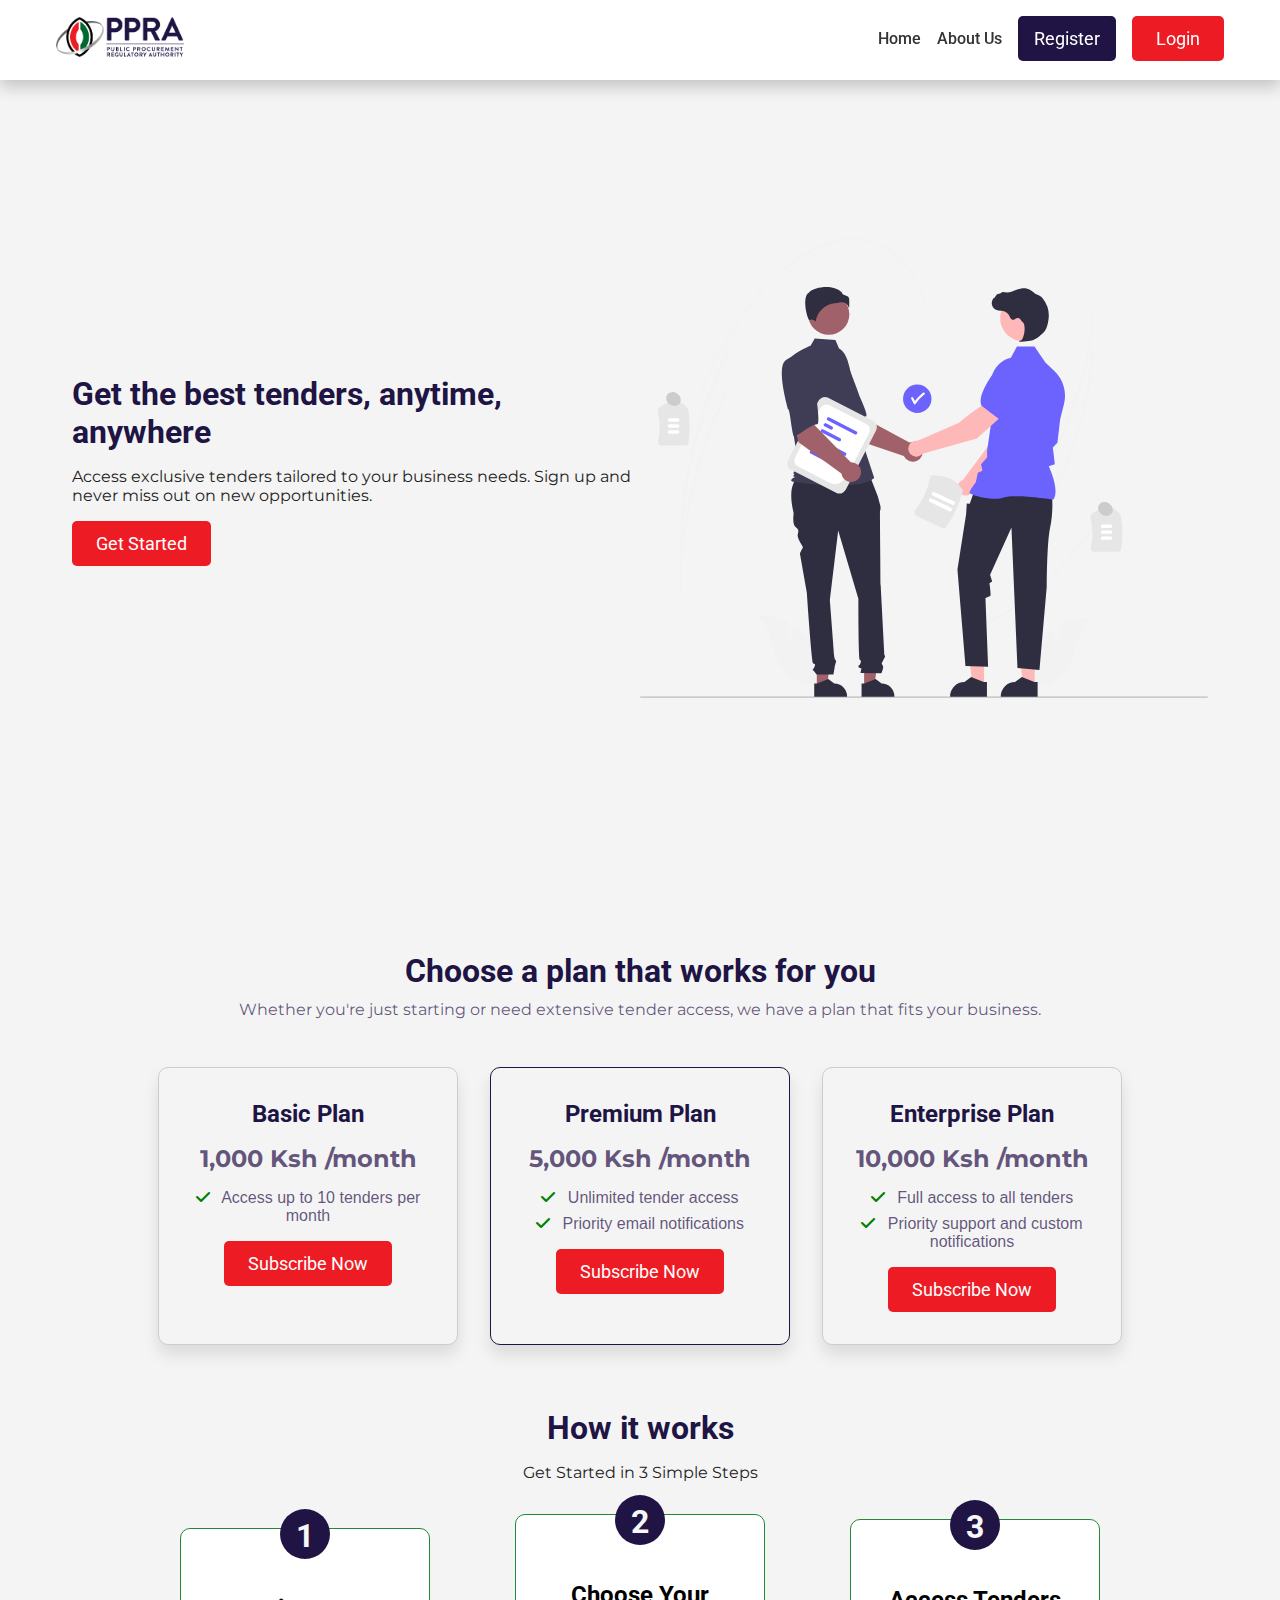
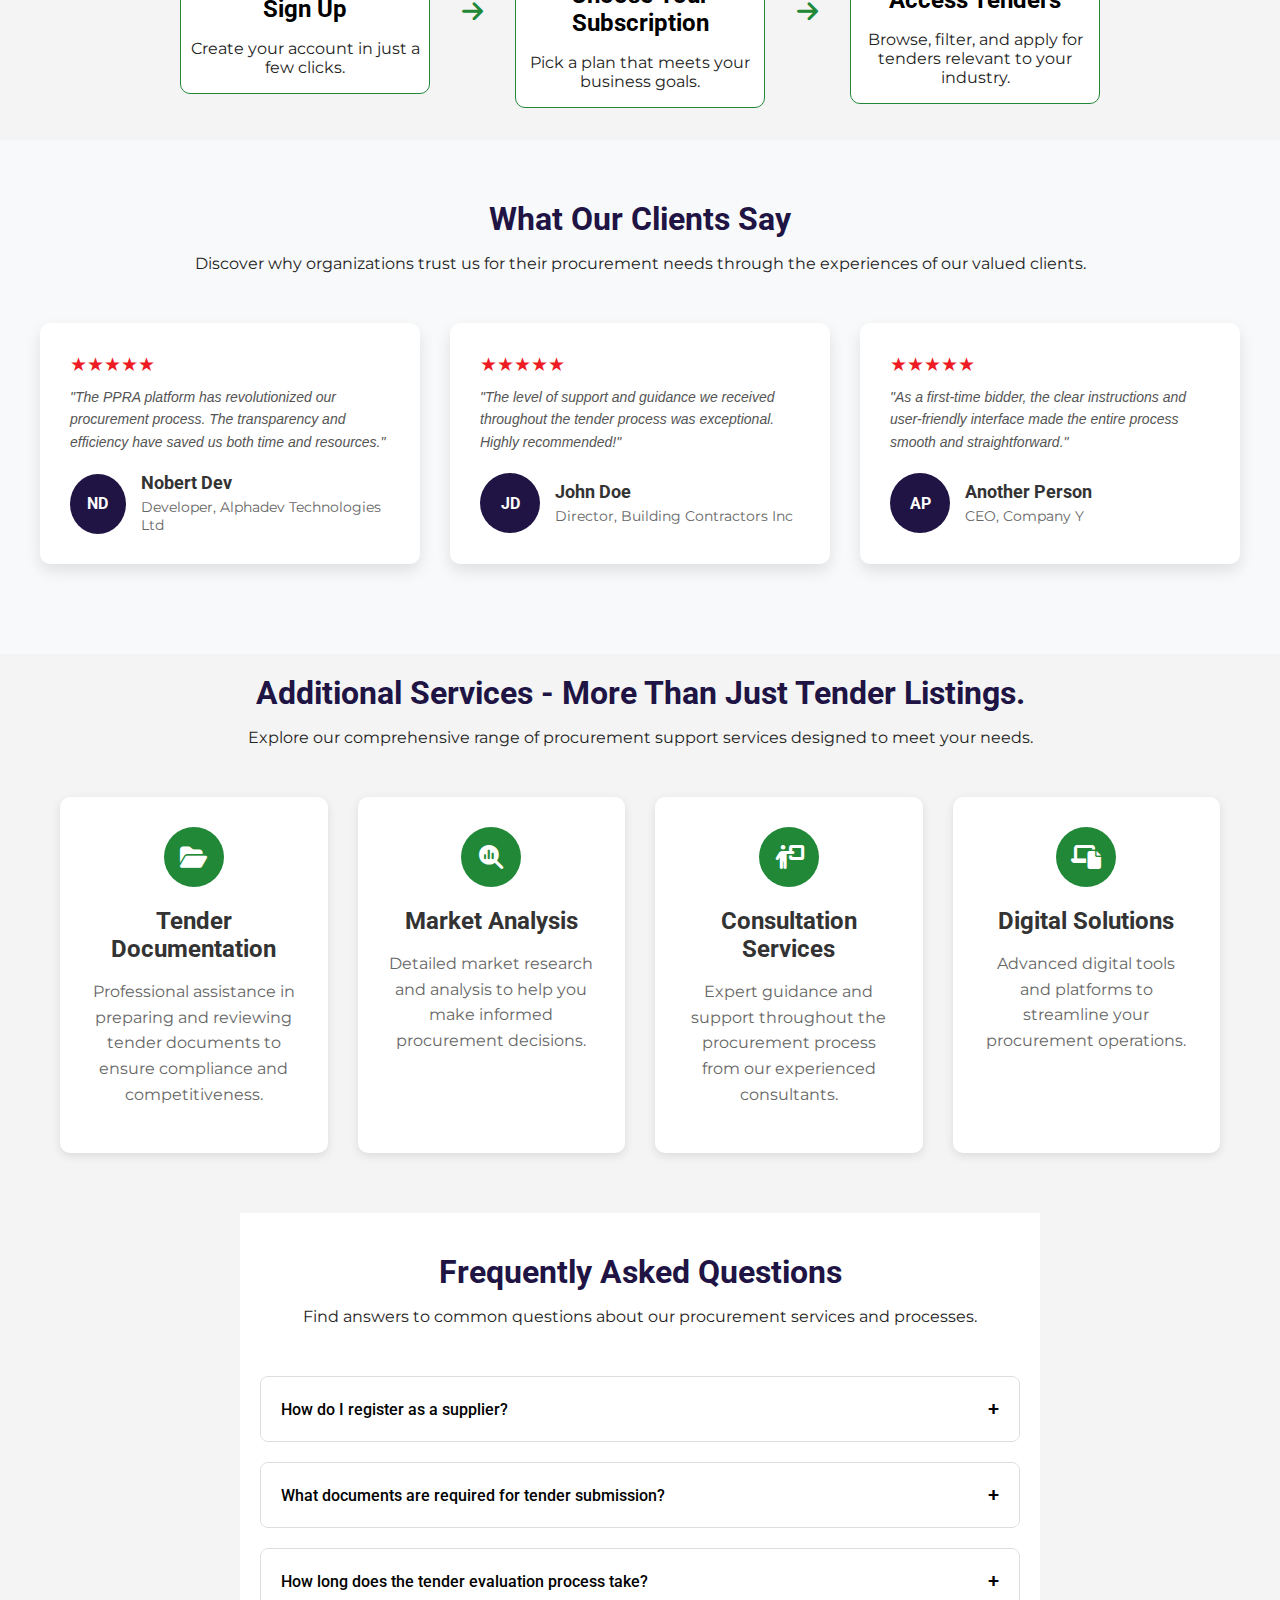
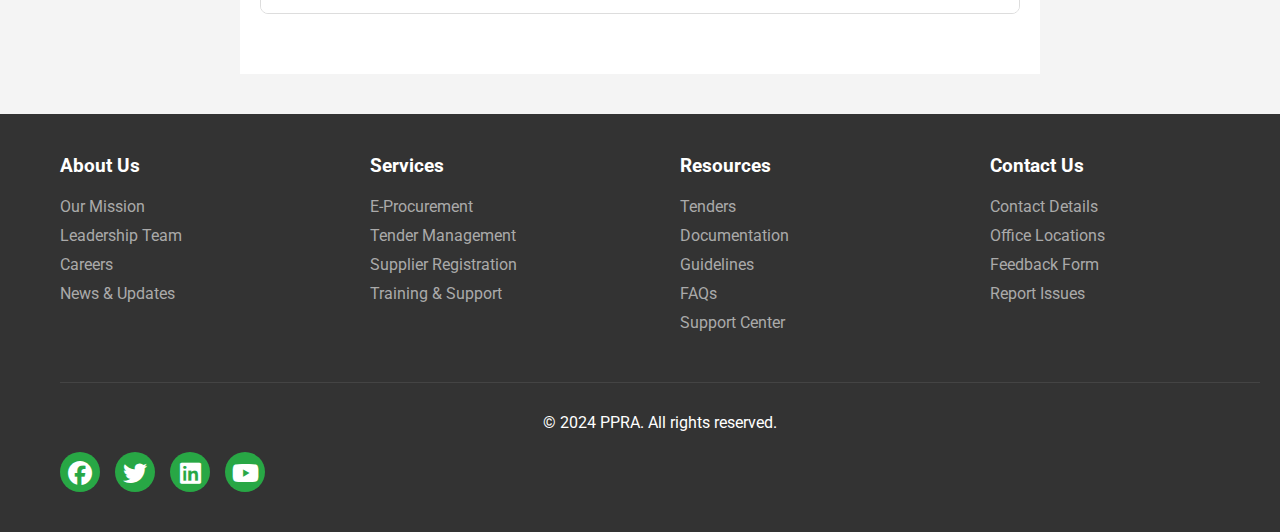
<file: index.html>
<!DOCTYPE html>
<html lang="en">
  <head>
    <meta charset="UTF-8" />
    <meta name="viewport" content="width=device-width, initial-scale=1.0" />
    <title>PPRA - Public Procurement Regulatory Authority</title>
    <!-- Add Font Awesome CSS -->
    <link
      rel="stylesheet"
      href="https://cdnjs.cloudflare.com/ajax/libs/font-awesome/6.4.0/css/all.min.css"
    />
    <link rel="stylesheet" href="style.css" />
  </head>
  <body class="home-page">
    <header>
      <nav>
        <div class="logo">
          <a href="#">
            <img src="./Assets/logo.png" alt="PPRA Logo" />
          </a>
        </div>
        <div class="nav-links">
          <a class="nav-items" href="#">Home</a>
          <a class="nav-items" href="about.html"> About Us</a>
          <button class="btn btn-secondary">
            <a href="register.html">Register</a>
          </button>
          <button class="btn btn-primary">
            <a href="login.html">Login</a>
          </button>
        </div>
        <div class="hamburger">
          <i class="fas fa-bars"></i>
        </div>
      </nav>
    </header>
    <main>
      <section class="hero">
        <div class="hero-content">
          <h1 class="title">Get the best tenders, anytime, anywhere</h1>
          <p class="description">
            Access exclusive tenders tailored to your business needs. Sign up
            and never miss out on new opportunities.
          </p>
          <button class="btn btn-primary">
            <a href="register.html">Get Started</a>
          </button>
        </div>
        <div class="hero-image">
          <img
            src="./Assets/Business deal.svg"
            alt="Business people shaking hands"
          />
        </div>
      </section>

      <section class="plans">
        <h2 class="title">Choose a plan that works for you</h2>
        <p class="description">
          Whether you're just starting or need extensive tender access, we have
          a plan that fits your business.
        </p>
        <div class="plan-cards">
          <div class="plan-card">
            <h3 class="sub-title">Basic Plan</h3>
            <p class="price">1,000 Ksh /month</p>
            <ul class="plancard-list">
              <li>
                <i class="fas fa-check check-icon"></i> Access up to 10 tenders
                per month
              </li>
            </ul>
            <a href="#" class="btn-primary">Subscribe Now</a>
          </div>
          <div class="plan-card plan-card-special">
            <h3 class="sub-title">Premium Plan</h3>
            <p class="price">5,000 Ksh /month</p>
            <ul class="plancard-list">
              <li>
                <i class="fas fa-check check-icon"></i> Unlimited tender access
              </li>
              <li>
                <i class="fas fa-check check-icon"></i> Priority email
                notifications
              </li>
            </ul>
            <a href="#" class="btn-primary">Subscribe Now</a>
          </div>
          <div class="plan-card">
            <h3 class="sub-title">Enterprise Plan</h3>
            <p class="price">10,000 Ksh /month</p>
            <ul class="plancard-list">
              <li>
                <i class="fas fa-check check-icon"></i> Full access to all
                tenders
              </li>
              <li>
                <i class="fas fa-check check-icon"></i> Priority support and
                custom notifications
              </li>
            </ul>
            <a href="#" class="btn-primary">Subscribe Now</a>
          </div>
        </div>
      </section>

      <section class="how-it-works">
        <h2 class="title">How it works</h2>
        <p class="description">Get Started in 3 Simple Steps</p>
        <div class="steps">
          <div class="step">
            <div class="step-number">1</div>
            <h3 class="sub-title">Sign Up</h3>
            <p class="description">Create your account in just a few clicks.</p>
          </div>
          <i class="fa-solid fa-arrow-right next-icon"></i>
          <div class="step">
            <div class="step-number">2</div>
            <h3 class="sub-title">Choose Your Subscription</h3>
            <p class="description">
              Pick a plan that meets your business goals.
            </p>
          </div>
          <i class="fa-solid fa-arrow-right next-icon"></i>
          <div class="step">
            <div class="step-number">3</div>
            <h3 class="sub-title">Access Tenders</h3>
            <p class="description">
              Browse, filter, and apply for tenders relevant to your industry.
            </p>
          </div>
        </div>
      </section>

      <!-- TESTIMONIALS SECTION -->
      <section class="testimonials-section">
        <div class="testimonials-container">
          <div class="testimonials-header">
            <h2 class="title">What Our Clients Say</h2>
            <p class="description">
              Discover why organizations trust us for their procurement needs
              through the experiences of our valued clients.
            </p>
          </div>

          <div class="testimonials-grid">
            <!-- Testimonial 1 -->
            <div class="testimonial-card">
              <div class="testimonial-rating">★★★★★</div>
              <div class="testimonial-content">
                <p>
                  "The PPRA platform has revolutionized our procurement process.
                  The transparency and efficiency have saved us both time and
                  resources."
                </p>
              </div>
              <div class="testimonial-author">
                <div class="author-image">ND</div>
                <div class="author-info">
                  <h4 class="sub-title">Nobert Dev</h4>
                  <p class="description">
                    Developer, Alphadev Technologies Ltd
                  </p>
                </div>
              </div>
            </div>

            <!-- Testimonial 2 -->
            <div class="testimonial-card">
              <div class="testimonial-rating">★★★★★</div>
              <div class="testimonial-content">
                <p>
                  "The level of support and guidance we received throughout the
                  tender process was exceptional. Highly recommended!"
                </p>
              </div>
              <div class="testimonial-author">
                <div class="author-image">JD</div>
                <div class="author-info">
                  <h4 class="sub-title">John Doe</h4>
                  <p class="description">Director, Building Contractors Inc</p>
                </div>
              </div>
            </div>

            <!-- Testimonial 3 -->
            <div class="testimonial-card">
              <div class="testimonial-rating">★★★★★</div>
              <div class="testimonial-content">
                <p>
                  "As a first-time bidder, the clear instructions and
                  user-friendly interface made the entire process smooth and
                  straightforward."
                </p>
              </div>
              <div class="testimonial-author">
                <div class="author-image">AP</div>
                <div class="author-info">
                  <h4 class="sub-title">Another Person</h4>
                  <p class="description">CEO, Company Y</p>
                </div>
              </div>
            </div>
          </div>
        </div>
      </section>

      <!-- Additional Services Section -->
      <section class="services-section">
        <div class="section-header">
          <h2 class="title">
            Additional Services - More Than Just Tender Listings.
          </h2>
          <p class="description">
            Explore our comprehensive range of procurement support services
            designed to meet your needs.
          </p>
        </div>

        <div class="services-grid">
          <div class="service-card">
            <i class="fa-solid fa-folder-open fa-2xl service-icon"></i>
            <h3 class="sub-title">Tender Documentation</h3>
            <p class="description">
              Professional assistance in preparing and reviewing tender
              documents to ensure compliance and competitiveness.
            </p>
          </div>

          <div class="service-card">
            <i
              class="fa-solid fa-magnifying-glass-chart fa-2xl service-icon"
            ></i>
            <h3 class="sub-title">Market Analysis</h3>
            <p class="description">
              Detailed market research and analysis to help you make informed
              procurement decisions.
            </p>
          </div>

          <div class="service-card">
            <i class="fa-solid fa-person-chalkboard fa-2xl service-icon"></i>
            <h3 class="sub-title">Consultation Services</h3>
            <p class="description">
              Expert guidance and support throughout the procurement process
              from our experienced consultants.
            </p>
          </div>

          <div class="service-card">
            <i class="fa-solid fa-laptop-file fa-2xl service-icon"></i>
            <h3 class="sub-title">Digital Solutions</h3>
            <p class="description">
              Advanced digital tools and platforms to streamline your
              procurement operations.
            </p>
          </div>
        </div>
      </section>

      <!-- FAQ Section -->
      <section class="faq-section">
        <div class="section-header">
          <h2 class="title">Frequently Asked Questions</h2>
          <p class="description">
            Find answers to common questions about our procurement services and
            processes.
          </p>
        </div>

        <div class="faq-container">
          <div class="faq-item">
            <div class="faq-question">How do I register as a supplier?</div>
            <div class="faq-answer">
              <p>
                To register as a supplier, visit our registration page and
                follow these steps:
              </p>
              <ul>
                <li>Complete the online registration form</li>
                <li>Submit required documentation</li>
                <li>Verify your email address</li>
                <li>Wait for approval notification</li>
              </ul>
            </div>
          </div>

          <div class="faq-item">
            <div class="faq-question">
              What documents are required for tender submission?
            </div>
            <div class="faq-answer">
              <p>Required documents typically include:</p>
              <ul>
                <li>Company registration certificate</li>
                <li>Tax compliance certificate</li>
                <li>Financial statements</li>
                <li>Technical proposal</li>
                <li>Price quotation</li>
              </ul>
            </div>
          </div>

          <div class="faq-item">
            <div class="faq-question">
              How long does the tender evaluation process take?
            </div>
            <div class="faq-answer">
              <p>
                The tender evaluation process typically takes 30-45 days from
                the bid closing date. This timeline may vary depending on the
                complexity of the tender and the number of submissions received.
              </p>
            </div>
          </div>
        </div>
      </section>

      <!-- Footer Section -->
      <footer class="footer">
        <div class="footer-container">
          <div class="footer-grid">
            <div class="footer-column">
              <h3 class="sub-title">About Us</h3>
              <ul>
                <li><a href="#">Our Mission</a></li>
                <li><a href="#">Leadership Team</a></li>
                <li><a href="#">Careers</a></li>
                <li><a href="#">News & Updates</a></li>
              </ul>
            </div>

            <div class="footer-column">
              <h3 class="sub-title">Services</h3>
              <ul>
                <li><a href="#">E-Procurement</a></li>
                <li><a href="#">Tender Management</a></li>
                <li><a href="#">Supplier Registration</a></li>
                <li><a href="#">Training & Support</a></li>
              </ul>
            </div>

            <div class="footer-column">
              <h3 class="sub-title">Resources</h3>
              <ul>
                <li><a href="tenders.html">Tenders</a></li>
                <li><a href="#">Documentation</a></li>
                <li><a href="#">Guidelines</a></li>
                <li><a href="#">FAQs</a></li>
                <li><a href="#">Support Center</a></li>
              </ul>
            </div>

            <div class="footer-column">
              <h3 class="sub-title">Contact Us</h3>
              <ul>
                <li><a href="#">Contact Details</a></li>
                <li><a href="#">Office Locations</a></li>
                <li><a href="#">Feedback Form</a></li>
                <li><a href="#">Report Issues</a></li>
              </ul>
            </div>
          </div>

          <div class="footer-bottom">
            <p class="copyright">&copy; 2024 PPRA. All rights reserved.</p>
            <div class="social-links">
              <a href="#" aria-label="Facebook"
                ><i class="fa-brands fa-facebook fa-xl"></i
              ></a>
              <a href="#" aria-label="Twitter"
                ><i class="fa-brands fa-twitter fa-xl"></i
              ></a>
              <a href="#" aria-label="LinkedIn"
                ><i class="fa-brands fa-linkedin fa-xl"></i
              ></a>
              <a href="#" aria-label="YouTube"
                ><i class="fa-brands fa-youtube fa-xl"></i
              ></a>
            </div>
          </div>
        </div>
      </footer>
    </main>

    <script>
      const hamburger = document.querySelector(".hamburger");
      const navLinks = document.querySelector(".nav-links");

      hamburger.addEventListener("click", () => {
        navLinks.classList.toggle("active");
      });
    </script>
    <script src="./js/faq.js"></script>
  </body>
</html>
</file>
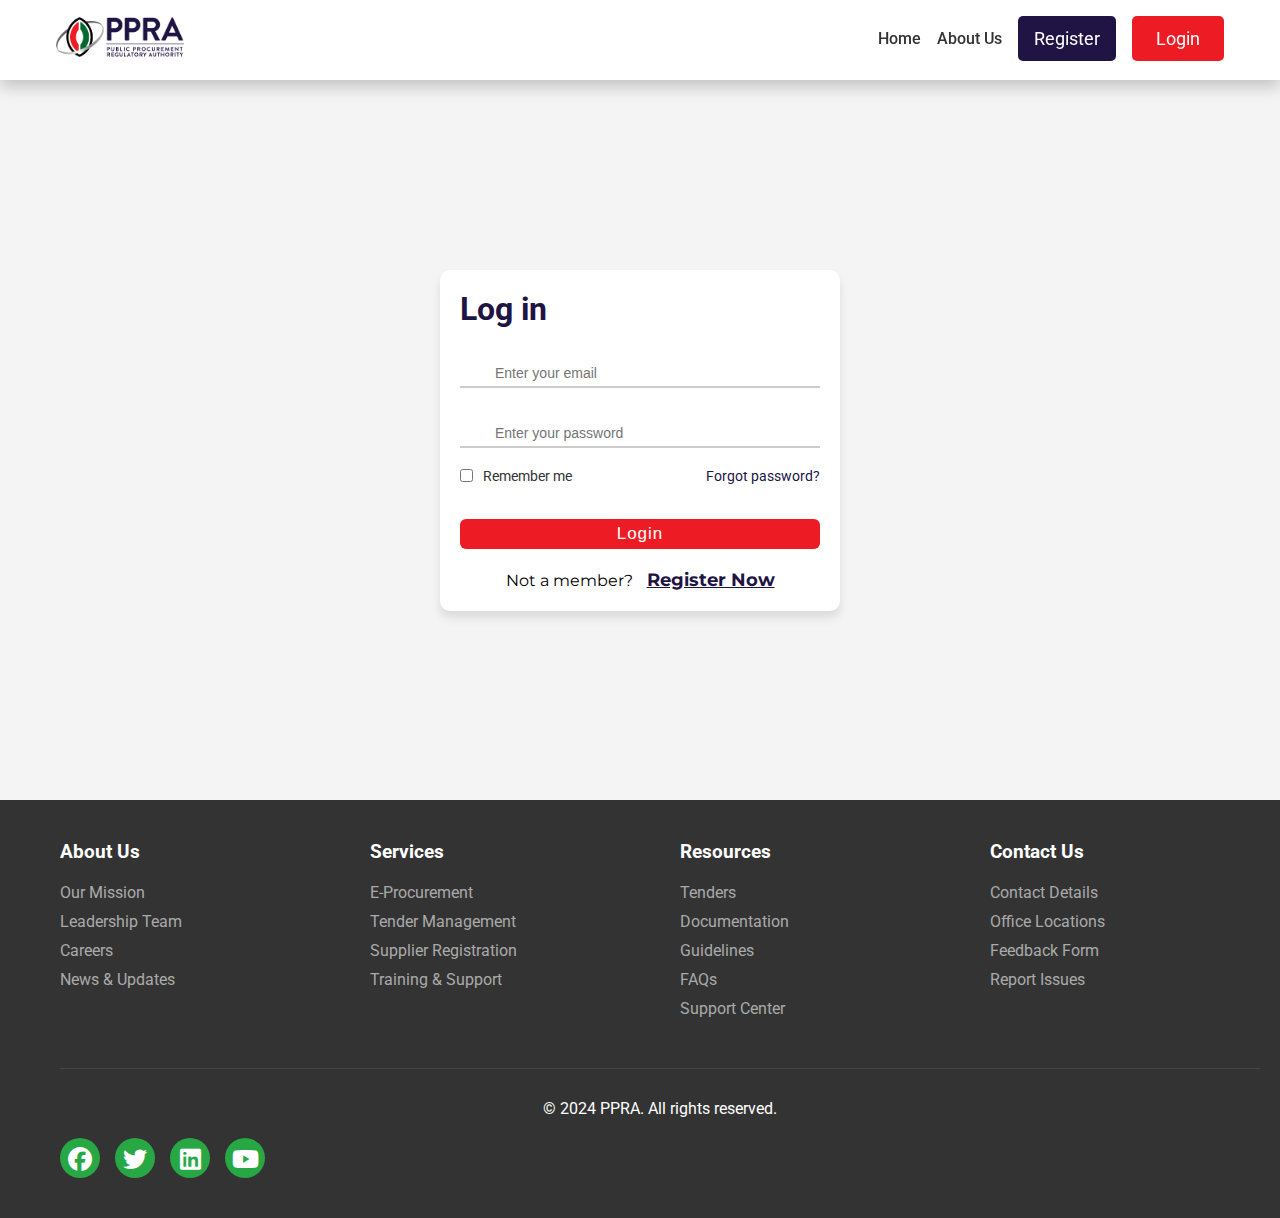
<file: login.html>
<!DOCTYPE html>
<html lang="en">
  <head>
    <meta charset="UTF-8" />
    <meta name="viewport" content="width=device-width, initial-scale=1.0" />
    <title>PPRA - Login</title>
    <!-- Add Font Awesome CSS -->
    <link
      rel="stylesheet"
      href="https://cdnjs.cloudflare.com/ajax/libs/font-awesome/6.4.0/css/all.min.css"
    />
    <link
      rel="stylesheet"
      href="https://unicons.iconscout.com/release/v4.0.0/css/line.css"
    />
    <link rel="stylesheet" href="style.css" />
  </head>
  <body>
    <header>
      <nav>
        <div class="logo">
          <a href="index.html">
            <img src="./Assets/logo.png" alt="PPRA Logo" />
          </a>
        </div>
        <div class="nav-links">
          <a class="nav-items" href="index.html">Home</a>
          <a class="nav-items" href="about.html"> About Us</a>
          <button class="btn btn-secondary">
            <a href="register.html">Register</a>
          </button>
          <button class="btn btn-primary">
            <a href="#">Login</a>
          </button>
        </div>
        <div class="hamburger">
          <i class="fas fa-bars"></i>
        </div>
      </nav>
    </header>
    <main class="signin-page">
      <div class="signin-container">
        <div class="signin-form">
          <h1 class="title">Log in</h1>
          <form action="#" class="form">
            <div class="input-field">
              <input type="text" placeholder="Enter your email" required />
              <i class="uil uil-envelope icon"></i>
            </div>
            <div class="input-field">
              <input
                type="password"
                class="password"
                placeholder="Enter your password"
                required
              />
              <i class="uil uil-lock icon"></i>
              <i class="uil uil-eye-slash showHidePw"></i>
            </div>

            <div class="checkbox-text">
              <div class="checkbox-content">
                <input type="checkbox" id="logCheck" />
                <label for="logCheck" class="text">Remember me</label>
              </div>

              <a href="#" class="text">Forgot password?</a>
            </div>

            <div class="input-field button">
              <input type="button" value="Login" />
            </div>
          </form>
          <div class="login-signup">
            <span class="text"
              >Not a member?
              <a href="register.html" class="text signup-link">Register Now</a>
            </span>
          </div>
        </div>
      </div>

      <!-- Footer Section -->
      <footer class="footer">
        <div class="footer-container">
          <div class="footer-grid">
            <div class="footer-column">
              <h3 class="sub-title">About Us</h3>
              <ul>
                <li><a href="#">Our Mission</a></li>
                <li><a href="#">Leadership Team</a></li>
                <li><a href="#">Careers</a></li>
                <li><a href="#">News & Updates</a></li>
              </ul>
            </div>

            <div class="footer-column">
              <h3 class="sub-title">Services</h3>
              <ul>
                <li><a href="#">E-Procurement</a></li>
                <li><a href="#">Tender Management</a></li>
                <li><a href="#">Supplier Registration</a></li>
                <li><a href="#">Training & Support</a></li>
              </ul>
            </div>

            <div class="footer-column">
              <h3 class="sub-title">Resources</h3>
              <ul>
                <li><a href="tenders.html">Tenders</a></li>
                <li><a href="#">Documentation</a></li>
                <li><a href="#">Guidelines</a></li>
                <li><a href="#">FAQs</a></li>
                <li><a href="#">Support Center</a></li>
              </ul>
            </div>

            <div class="footer-column">
              <h3 class="sub-title">Contact Us</h3>
              <ul>
                <li><a href="#">Contact Details</a></li>
                <li><a href="#">Office Locations</a></li>
                <li><a href="#">Feedback Form</a></li>
                <li><a href="#">Report Issues</a></li>
              </ul>
            </div>
          </div>

          <div class="footer-bottom">
            <p class="copyright">&copy; 2024 PPRA. All rights reserved.</p>
            <div class="social-links">
              <a href="#" aria-label="Facebook"
                ><i class="fa-brands fa-facebook fa-xl"></i
              ></a>
              <a href="#" aria-label="Twitter"
                ><i class="fa-brands fa-twitter fa-xl"></i
              ></a>
              <a href="#" aria-label="LinkedIn"
                ><i class="fa-brands fa-linkedin fa-xl"></i
              ></a>
              <a href="#" aria-label="YouTube"
                ><i class="fa-brands fa-youtube fa-xl"></i
              ></a>
            </div>
          </div>
        </div>
      </footer>
    </main>

    <script>
      const hamburger = document.querySelector(".hamburger");
      const navLinks = document.querySelector(".nav-links");

      hamburger.addEventListener("click", () => {
        navLinks.classList.toggle("active");
      });
    </script>
    <script src="./js/login.js"></script>
  </body>
</html>
</file>
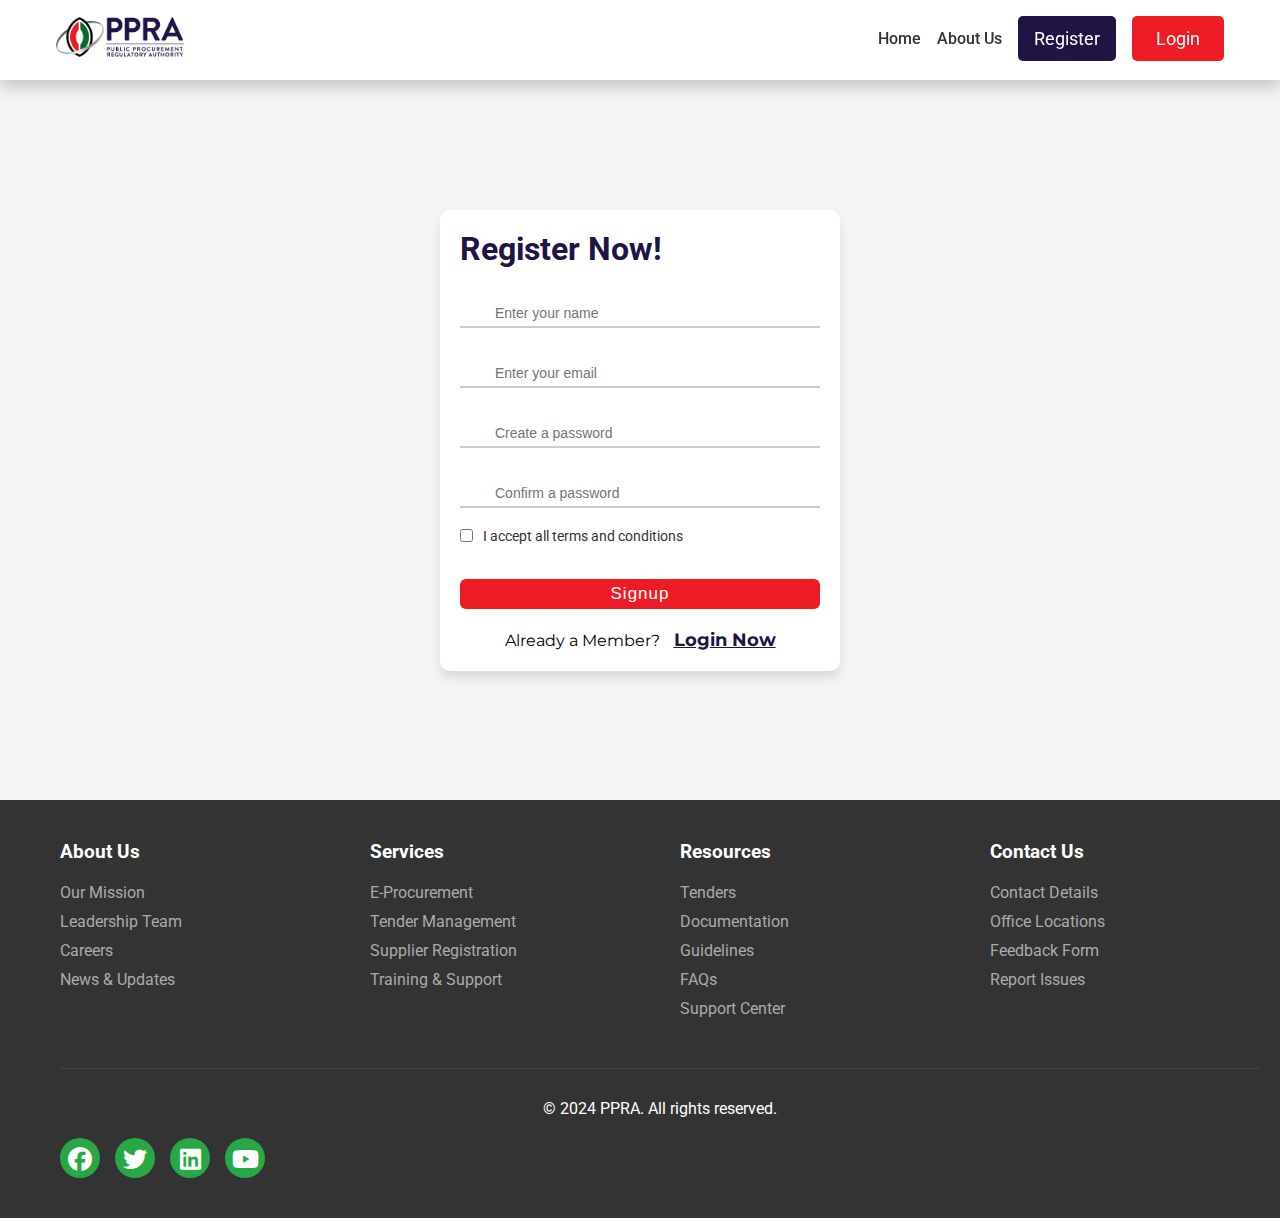
<file: register.html>
<!DOCTYPE html>
<html lang="en">
  <head>
    <meta charset="UTF-8" />
    <meta name="viewport" content="width=device-width, initial-scale=1.0" />
    <title>PPRA - User registration</title>
    <!-- Add Font Awesome CSS -->
    <link
      rel="stylesheet"
      href="https://cdnjs.cloudflare.com/ajax/libs/font-awesome/6.4.0/css/all.min.css"
    />
    <link
      rel="stylesheet"
      href="https://unicons.iconscout.com/release/v4.0.0/css/line.css"
    />
    <link rel="stylesheet" href="style.css" />
  </head>
  <body>
    <header>
      <nav>
        <div class="logo">
          <a href="index.html">
            <img src="./Assets/logo.png" alt="PPRA Logo" />
          </a>
        </div>
        <div class="nav-links">
          <a class="nav-items" href="index.html">Home</a>
          <a class="nav-items" href="about.html"> About Us</a>
          <button class="btn btn-secondary">
            <a href="#">Register</a>
          </button>
          <button class="btn btn-primary">
            <a href="login.html">Login</a>
          </button>
        </div>
        <div class="hamburger">
          <i class="fas fa-bars"></i>
        </div>
      </nav>
    </header>
    <main class="signin-page">
      <div class="signin-container">
        <div class="signin-form">
          <h1 class="title">Register Now!</h1>
          <form action="#" class="form">
            <div class="input-field">
              <input type="text" placeholder="Enter your name" required />
              <i class="uil uil-user"></i>
            </div>
            <div class="input-field">
              <input type="text" placeholder="Enter your email" required />
              <i class="uil uil-envelope icon"></i>
            </div>
            <div class="input-field">
              <input
                type="password"
                class="password"
                placeholder="Create a password"
                required
              />
              <i class="uil uil-lock icon"></i>
            </div>
            <div class="input-field">
              <input
                type="password"
                class="password"
                placeholder="Confirm a password"
                required
              />
              <i class="uil uil-lock icon"></i>
              <i class="uil uil-eye-slash showHidePw"></i>
            </div>

            <div class="checkbox-text">
              <div class="checkbox-content">
                <input type="checkbox" id="termCon" />
                <label for="termCon" class="text"
                  >I accept all terms and conditions</label
                >
              </div>
            </div>

            <div class="input-field button">
              <input type="button" value="Signup" />
            </div>
          </form>
          <div class="login-signup">
            <span class="text"
              >Already a Member?
              <a href="login.html" class="text signup-link">Login Now</a>
            </span>
          </div>
        </div>
      </div>

      <!-- Footer Section -->
      <footer class="footer">
        <div class="footer-container">
          <div class="footer-grid">
            <div class="footer-column">
              <h3 class="sub-title">About Us</h3>
              <ul>
                <li><a href="#">Our Mission</a></li>
                <li><a href="#">Leadership Team</a></li>
                <li><a href="#">Careers</a></li>
                <li><a href="#">News & Updates</a></li>
              </ul>
            </div>

            <div class="footer-column">
              <h3 class="sub-title">Services</h3>
              <ul>
                <li><a href="#">E-Procurement</a></li>
                <li><a href="#">Tender Management</a></li>
                <li><a href="#">Supplier Registration</a></li>
                <li><a href="#">Training & Support</a></li>
              </ul>
            </div>

            <div class="footer-column">
              <h3 class="sub-title">Resources</h3>
              <ul>
                <li><a href="tenders.html">Tenders</a></li>
                <li><a href="#">Documentation</a></li>
                <li><a href="#">Guidelines</a></li>
                <li><a href="#">FAQs</a></li>
                <li><a href="#">Support Center</a></li>
              </ul>
            </div>

            <div class="footer-column">
              <h3 class="sub-title">Contact Us</h3>
              <ul>
                <li><a href="#">Contact Details</a></li>
                <li><a href="#">Office Locations</a></li>
                <li><a href="#">Feedback Form</a></li>
                <li><a href="#">Report Issues</a></li>
              </ul>
            </div>
          </div>

          <div class="footer-bottom">
            <p class="copyright">&copy; 2024 PPRA. All rights reserved.</p>
            <div class="social-links">
              <a href="#" aria-label="Facebook"
                ><i class="fa-brands fa-facebook fa-xl"></i
              ></a>
              <a href="#" aria-label="Twitter"
                ><i class="fa-brands fa-twitter fa-xl"></i
              ></a>
              <a href="#" aria-label="LinkedIn"
                ><i class="fa-brands fa-linkedin fa-xl"></i
              ></a>
              <a href="#" aria-label="YouTube"
                ><i class="fa-brands fa-youtube fa-xl"></i
              ></a>
            </div>
          </div>
        </div>
      </footer>
    </main>

    <script>
      const hamburger = document.querySelector(".hamburger");
      const navLinks = document.querySelector(".nav-links");

      hamburger.addEventListener("click", () => {
        navLinks.classList.toggle("active");
      });
    </script>
    <script src="./js/login.js"></script>
  </body>
</html>
</file>
<file: style.css>
/* import google fonts */
@import url("https://fonts.googleapis.com/css2?family=Montserrat:ital,wght@0,100..900;1,100..900&display=swap");
@import url("https://fonts.googleapis.com/css2?family=Roboto:ital,wght@0,100;0,300;0,400;0,500;0,700;0,900;1,100;1,300;1,400;1,500;1,700;1,900&display=swap");
@import url('https://fonts.googleapis.com/css2?family=Poppins:wght@300;400;500;600;700&display=swap');

/* Reset and base styles */
* {
  margin: 0;
  padding: 0;
  box-sizing: border-box;
}
html {
  scroll-behavior: smooth;
}

:root {
  --priColor: #201444;
  --secColor: #ed1c24;
  --greenColor: #28a745;
  /* --secColor: #f50057; */
}

.home-page {
  background: #f4f4f4;
}

/* Header styles */
header {
  box-shadow: 0 7px 15px rgba(0, 0, 0, 0.2);
  width: 100%;
  top: 0;
  position: fixed;
  background: #fff;
  height: 80px;
  z-index: 100;
}

nav {
  max-width: 1200px;
  margin: 0 auto;
  display: flex;
  justify-content: space-between;
  align-items: center;
  padding: 1rem;
}

.logo img {
  height: 40px;
  cursor: pointer;
}

.nav-links {
  display: flex;
  gap: 1rem;
}

.nav-items {
  text-decoration: none;
  color: #333;
  display: flex;
  align-items: center;
  font-family: "Roboto", sans-serif;
  font-weight: 500;
  cursor: pointer;
}

.nav-links a i {
  margin-right: 0.5rem;
}

.active {
  color: var(--secColor);
  font-weight: bold;
}

.btn-primary {
  border: none;
  outline: none;
  background-color: var(--secColor);
  color: #fff;
  padding: 0.5rem 1rem;
  border-radius: 5px;
}

.btn-secondary {
  border: none;
  outline: none;
  background-color: var(--priColor);
  color: #fff;
  padding: 0.5rem 1rem;
  border-radius: 5px;
}

.btn a {
  text-decoration: none;
  color: #fff;
  font-family: "Roboto", sans-serif;
  font-size: 18px;
}

/* Hamburger menu styles */
.hamburger {
  display: none;
  cursor: pointer;
  font-size: 1.5rem;
}

/* Responsive navbar styles */
@media screen and (max-width: 768px) {
  .nav-links {
    position: fixed;
    right: -100%;
    top: 80px;
    flex-direction: column;
    background-color: #f4f4f4;
    width: 100%;
    text-align: center;
    transition: 0.3s;
    box-shadow: 0 10px 27px rgba(0, 0, 0, 0.05);
    height: 100vh;
    padding: 0 1rem;
  }

  .nav-links.active {
    right: 0;
  }

  .nav-links a {
    padding: 1rem 0;
    justify-content: center;
  }

  .hamburger {
    display: block;
  }
}

/* Hero section styles */
.hero {
  max-width: 1200px;
  margin: 0 auto;
  display: flex;
  justify-content: space-between;
  align-items: center;
  padding: 2rem;
  margin-top: 20px;
  min-height: 100vh;
  height: 100vh;
}

.hero-content {
  max-width: 50%;
}

.title {
  font-size: 2rem;
  margin-bottom: 1rem;
  font-family: "Roboto", sans-serif;
  color: var(--priColor);
}

.sub-title {
  font-size: 1.5rem;
  margin-bottom: 1px;
  font-family: "Roboto", sans-serif;
}

.description {
  margin: 1rem 0;
  font-family: "montserrat", sans-serif;
  font-size: 16px;
  color: #222;
  font-size: bold;
}

.btn-primary {
  cursor: pointer;
  background-color: var(--secColor);
  color: #fff;
  padding: 0.75rem 1.5rem;
  border-radius: 5px;
  text-decoration: none;
  display: inline-block;
  font-family: "Roboto", sans-serif;
  font-size: 18px;
  transition: 1s ease-in-out;
}

.btn-primary:hover {
  background-color: #e5004c;
}

.hero-image img {
  max-width: 100%;
  height: auto;
}

/* Plans section styles */
.plans {
  max-width: 1200px;
  margin: 0 auto;
  padding: 2rem;
  text-align: center;
}

.plans h2 {
  font-size: 2rem;
  margin-bottom: 0.5rem;
  font-family: "Roboto", sans-serif;
  color: var(--priColor);
}

.plans p {
  margin-bottom: 1rem;
  font-family: "montserrat", sans-serif;
  font-size: 16px;
  color: #250d48b3;
  margin: 10px 0;}

.plan-cards {
  display: flex;
  justify-content: center;
  gap: 2rem;
  flex-wrap: wrap;
  margin-top: 3rem;
}

.plan-card {
  background-color: #f4f4f4;
  border: 1px solid #ccc;
  border-radius: 10px;
  padding: 2rem;
  box-shadow: 0 10px 16px rgba(0, 0, 0, 0.1);
  flex: 1;
  min-width: 250px;
  max-width: 300px;
}

.plan-card-special {
  border: 1px solid var(--priColor);
  border-radius: 10px;
  padding: 2rem;
  box-shadow: 0 10px 16px rgba(0, 0, 0, 0.1);
  flex: 1;
  min-width: 250px;
  max-width: 300px;
}

.plan-card h3 {
  margin-bottom: 1rem;
  color: var(--priColor);
}

.plan-card .price {
  font-size: 1.5rem;
  font-weight: bold;
  margin-bottom: 1rem;
}


.plancard-list {
  list-style-type: none;
  margin-bottom: 1rem;
}

.check-icon {
  color: green;
  margin-right: 0.5rem;
}

.plan-card li {
  margin-bottom: 0.5rem;
  font-family: "Monserrat", sans-serif;
  font-size: 16px;
  color: #250d48b3;
}

.plan-card .btn {
  background-color: #ff3366;
  color: #fff;
  padding: 0.75rem 1.5rem;
  border-radius: 5px;
  text-decoration: none;
  display: inline-block;
}

/* Responsive styles */
@media (max-width: 768px) {
  .hero {
    flex-direction: column-reverse;
    text-align: center;
    height: 100vh;
    min-height: 100vh;
    justify-content: center;
  }

  .hero-content {
    max-width: 100%;
    margin-bottom: 2rem;
  }

  .hero-image img {
    margin-bottom: 1rem;
  }

  .plan-cards {
    flex-direction: column;
    align-items: center;
  }

  .steps {
    flex-direction: column;
    align-items: center;
  }
  .next-icon {
    transform: rotate(90deg);
  }
}

/* How it works section styles */
.how-it-works {
  width: 100%;
  text-align: center;
  margin: 0;
  padding: 2rem;
}


.steps {
  display: flex;
  justify-content: center;
  gap: 2rem;
  margin-top: 2rem;
  align-items: center;
}

.next-icon {
  font-size: x-large;
  color: #218838;
  display: inline-block;
}

.step {
  flex: 1;
  max-width: 250px;
  border: 1px solid #218838;
  border-radius: 10px;
  background: #fff;
}

.step-number {
  font-size: 2rem;
  font-weight: bold;
  margin-bottom: 1rem;
  font-family: "Roboto", sans-serif;
  position: relative;
  top: -20px;
  background: var(--priColor);
  color: #f7f7f7;
  border-radius: 50%;
  padding: 0.5rem;
  width: 50px;
  height: 50px;
  left: 50%;
  transform: translateX(-50%);
}

/* Form styles */
.form-container {
  max-width: 400px;
  margin: 2rem auto;
  padding: 2rem;
  background-color: #f8f8f8;
  border-radius: 10px;
}

.form-container input {
  width: 100%;
  padding: 0.5rem;
  margin-bottom: 1rem;
}

.form-container button {
  width: 100%;
  padding: 0.5rem;
  background-color: #ff3366;
  color: #fff;
  border: none;
  border-radius: 5px;
  cursor: pointer;
}

/* REGISTRATION */
.signin-page {
  background-color: #f4f4f4;
  min-height: 100vh;
  padding-top: 80px;
}
.signin-container {
  display: flex;
  justify-content: center;
  align-items: center;
  min-height: 80vh;
}
.signin-form {
  width: 400px;
  background: white;
  padding: 20px;
  box-shadow: 0 7px 10px rgba(0, 0, 0, .1);
  border-radius: 10px;
}

.form .input-field {
  position: relative;
  height: 30px;
  width: 100%;
  margin-top: 30px;
}

.input-field input {
  position: absolute;
  height: 100%;
  width: 100%;
  padding: 0 35px;
  border: none;
  outline: none;
  font-size: 14px;
  border-bottom: 2px solid #ccc;
  border-top: 2px solid transparent;
  transition: all 0.2s ease;
}

.input-field input:is(:focus, :valid) {
  border-bottom-color: var(--priColor);
}

.input-field i {
  position: absolute;
  top: 50%;
  transform: translateY(-50%);
  color: #999;
  font-size: 23px;
  transition: all 0.2s ease;
}

.input-field input:is(:focus, :valid)~i {
  color: var(--priColor);
}

.input-field i.icon {
  left: 0;
}

.input-field i.showHidePw {
  right: 0;
  cursor: pointer;
  padding: 10px;
}

.form .checkbox-text {
  display: flex;
  align-items: center;
  justify-content: space-between;
  margin-top: 20px;
}

.checkbox-text .checkbox-content {
  display: flex;
  align-items: center;
}

.checkbox-content input {
  margin-right: 10px;
  accent-color: var(--priColor);
}

.form .text {
  color: #333;
  font-size: 14px;
  font-family: "Roboto", sans-serif;
}

.form a.text {
  color: var(--priColor);
  text-decoration: none;
}

.form a:hover {
  text-decoration: underline;
}

.form .button {
  margin-top: 35px;
}

.form .button input {
  border: none;
  color: #fff;
  font-size: 17px;
  font-weight: 500;
  letter-spacing: 1px;
  border-radius: 6px;
  background-color: var(--secColor);
  cursor: pointer;
  transition: all 0.3s ease;
}

.button input:hover {
  background-color: var(--priColor);
}
.login-signup {
  margin-top: 20px;
  text-align: center;
  font-family: "Montserrat", sans-serif;
}
.signup-link, .login-link {
  font-size: 18px;
  font-weight: bold;
  color: var(--priColor);
  margin-left: 10px;
}

/* RESPONSIVE MEDIA QUERIES FOR LOGIN AND REGISTER PAGE */
@media (max-width: 500px) {
  .signin-form {
    margin: 20px;
    width: 100%;
  }
  .signin-container {
    min-height: auto;
    margin-bottom: 100px;
    margin-top: 30px;
  }
}

/* STYLES FOR TENDERS PAGE */
.user-profile {
  display: flex;
  flex-direction: column;
  align-items: center;
}
.tenders-page {
  background: #f4f4f4;
}
.tender-container {
  max-width: 1200px;
  margin: 0 auto;
  padding: 20px;
}
.search-container {
  display: flex;
  align-items: center;
  margin-bottom: 20px;
  gap: 16px;
}
#searchInput {
  padding: 10px;
  width: 300px;
  font-size: 16px;
  border: 1px solid #ccc;
  border-radius: 4px;
  outline: none;
}
.tenders-categories-list {
  list-style: none;
  display: flex;
  gap: 1rem;
  flex-wrap: wrap;
}
.category-card {
  cursor: pointer;
  font-size: 16px;
  font-family: "montserrat", sans-serif;
  font-weight: 500;
  background: #ccc;
  color: #333;
  padding: 10px;
  border-radius: 10px;
}
.category-card:hover {
  background: #333;
  color: #fff;
}
.active-category {
  background: var(--priColor);
  color: #fff;
}
.tenders-grid {
  display: grid;
  grid-template-columns: repeat(auto-fill, minmax(300px, 1fr));
  gap: 20px;
  margin-top: 2rem;
}
.tender-card {
  background-color: white;
  border-radius: 8px;
  box-shadow: 0 2px 4px rgba(0,0,0,0.1);
  padding: 20px;
}
.tender-card h2 {
  margin-top: 0;
  font-family: "Roboto", sans-serif;
  font-size: 24px;
}
.tender-card p {
  margin: 10px 0;
  font-family: "montserrat", sans-serif;
  font-size: 16px;
  color: #666;
}
.view-details-btn {
  display: inline-block;
  padding: 10px 20px;
  background-color: #28a745;
  color: white;
  text-decoration: none;
  border-radius: 5px;
  margin-top: 10px;
  font-family: "montserrat", sans-serif;
  font-size: 16px;
}
.view-details-btn:hover {
  background-color: #218838;
}

/* RESONSIVE MEDIA QUERIES FOR TENDERS PAGE */
@media (max-width: 768px) {
  .category-card {
    font-size: 14px;
    padding: 8px;
  }
}

/* STYLES FOR ABOUT PAGE */
.about {
  max-width: 1200px;
  margin: 0 auto;
  padding: 2rem;
  text-align: center;
  margin-top: 5rem;
}
.about-section {
  display: flex;
  justify-content: center;
  align-items: center;
  margin-bottom: 4rem;
}
.about-image img {
  max-width: 50vw;
  height: auto;
  border: 1px solid var(--priColor);
  border-radius: 10px;
}
.about-content {
  max-width: 50vw;
  padding: 2rem;
}
/* Responsive styles for about page */
@media (max-width: 768px) {
  .about-section {
    flex-direction: column-reverse;
  }
  .about-image img {
    max-width: 100%;
  }
  .about-content {
    max-width: 100%;
    padding: 0;
  }
}
.tender-container {
  margin-top: 5rem;
}
/* STYLING FOR USER DROPDOWN MENU */
/* Notification Icon */
ion-icon[name="notifications-outline"] {
  font-size: 1.85rem;
  color: var(--gray-100);
}

/* Dropdown css */
.dropdown-wrapper {
  position: relative;
}

.dropdown-toggle {
  display: none; /* Hide the checkbox */
}

/*
  Image Source
    - www.pexels.com
    - https://www.pexels.com/photo/woman-wearing-black-spaghetti-strap-top-415829/
*/
.profile-img {
  height: 3.5rem;
  width: 3.5rem;
  display: block;
  background-color: white;
  cursor: pointer;
  border-radius: 50%;
  background-position: center;
  background-repeat: no-repeat;
  background-size: cover;
  border: 2px solid #218838;
}

.dropdown-menu {
  position: absolute;
  top: 4rem;
  left: -6rem;
  padding: 1rem 0rem;
  color: #fff;
  background-color: var(--priColor);
  border-radius: 5px;
  font-family: "Roboto", sans-serif;
}

.upper-triangle {
  position: absolute;
  right: 30%;
  top: -0.75rem;
  width: 0;
  height: 0;
  border-left: 12px solid transparent; /* Left border */
  border-right: 12px solid transparent; /* Right border */
  border-bottom: var(--priColor); /* Bottom border */
}

/* Toogle dropdown menu */
.dropdown-menu--display {
  display: none;
}

.dropdown-toggle:checked + .dropdown-label + .dropdown-menu--display {
  display: block;
}

/* Dropdown list */
.dropdown-list-icon {
  font-size: 1.25rem;
}

.dropdown-list {
  list-style-type: none;
  width: 12rem;
}

.dropdown-list > li {
  padding: 1.25rem 1rem;
  display: flex;
  display: -webkit-flex;
  -webkit-align-items: center;
  align-items: center;
  gap: 0.5rem;
  cursor: pointer;
  transition: all 100ms ease-in-out;
}

.dropdown-list > li:hover {
  border-left: var(--secColor);
  background-color: #218838;
}

.dropdown-list > li > span {
  font-size: 1rem;
}
/* responsive design for profile dropdownl */

@media screen and (max-width: 768px) {
  .profile-img {
    position: absolute;
    left: 50%;
    transform: translateX(-50%);
  }

  .dropdown-menu {
    top: 3rem;
    left: 50%;
    transform: translateX(-50%);
}
}

/* STYLING FOR TESTIMONIALS SECTION */
.testimonials-section {
  padding: 60px 20px;
  background-color: #f8f9fa;
}

.testimonials-container {
  max-width: 1200px;
  margin: 0 auto;
}

.testimonials-header {
  text-align: center;
  margin-bottom: 50px;
}

.testimonials-grid {
  display: grid;
  grid-template-columns: repeat(auto-fit, minmax(300px, 1fr));
  gap: 30px;
  margin-bottom: 30px;
}

.testimonial-card {
  background: white;
  border-radius: 10px;
  padding: 30px;
  box-shadow: 0 7px 15px rgba(0,0,0,0.1);
  transition: transform 0.3s ease;
}

.testimonial-card:hover {
  transform: translateY(-10px);
}

.testimonial-content {
  margin-bottom: 20px;
}

.testimonial-content p {
  font-family: "Monserrat", sans-serif;
  color: #555;
  line-height: 1.6;
  font-style: italic;
  margin: 0;
  font-size: 14px;
}

.testimonial-author {
  display: flex;
  align-items: center;
  gap: 15px;
}

.author-image {
  width: 60px;
  height: 60px;
  border-radius: 50%;
  background: #201444;
  color: #fff;
  display: flex;
  align-items: center;
  justify-content: center;
  font-family: "Roboto", sans-serif;
  font-weight: bold;
}

.author-info h4 {
  margin: 0;
  color: #333;
  font-size: 1.1rem;
}

.author-info p {
  margin: 5px 0 0;
  color: #666;
  font-size: 0.9rem;
}

.testimonial-rating {
  color: var(--secColor);
  font-size: 1.2rem;
  margin-bottom: 10px;
}

@media (max-width: 768px) {
  .testimonials-grid {
      grid-template-columns: 1fr;
  }
}


.services-section {
  padding: 20px;
  max-width: 1200px;
  margin: 0 auto;
}

.section-header {
  text-align: center;
  margin-bottom: 50px;
}


.service-icon {
  margin-bottom: 1rem;
}

.services-grid {
  display: grid;
  grid-template-columns: repeat(auto-fit, minmax(250px, 1fr));
  gap: 30px;
}

.service-card {
  background: white;
  padding: 30px;
  border-radius: 10px;
  box-shadow: 0 3px 10px rgba(0,0,0,0.1);
  text-align: center;
  transition: transform 0.3s ease;
}

.service-card:hover {
  transform: translateY(-5px);
}

.service-icon {
  width: 60px;
  height: 60px;
  background: #218838;
  border-radius: 50%;
  margin: 0 auto 20px;
  display: flex;
  align-items: center;
  justify-content: center;
  color: white;
  font-size: 24px;
}

.service-card h3 {
  margin-bottom: 15px;
  color: #333;
}

.service-card p {
  color: #666;
  line-height: 1.6;
}

/* FAQ Section */
.faq-section {
  background-color: white;
}

.faq-section {
  max-width: 800px;
  margin: 0 auto;
  padding: 40px 20px;
  margin-bottom: 40px;
  margin-top: 40px;
}

.faq-item {
  margin-bottom: 20px;
  border: 1px solid #ddd;
  border-radius: 8px;
  overflow: hidden;
}

.faq-question {
  padding: 20px;
  cursor: pointer;
  display: flex;
  justify-content: space-between;
  align-items: center;
  font-family: "Roboto", sans-serif;
  font-weight: 500;
  background-color: #fff;
}

.faq-question:hover {
  background-color: #e9ecef;
}

.faq-answer {
  font-family: "Monserrat", sans-serif;
  font-weight: lighter;
  font-size: 15px;
  padding: 0 20px;
  max-height: 0;
  overflow: hidden;
  transition: max-height 0.3s ease, padding 0.3s ease;
}

.faq-item.active .faq-answer {
  padding: 20px;
  max-height: 300px;
}

.faq-question::after {
  content: '+';
  font-size: 20px;
}

.faq-item.active .faq-question::after {
  content: '-';
}

/* Footer Section */
.footer {
  background-color: #333;
  color: white;
  padding: 40px 20px 40px 60px;
}

.footer-container {
  max-width: 1200px;
  margin: 0 auto;
}

.footer-grid {
  display: grid;
  grid-template-columns: repeat(auto-fit, minmax(200px, 1fr));
  gap: 40px;
  margin-bottom: 40px;
}

.footer-column h3 {
  color: white;
  margin-bottom: 20px;
  font-size: 1.2rem;
}

.footer-column ul {
  list-style: none;
}

.footer-column ul li {
  margin-bottom: 10px;
  font-family: "Roboto", sans-serif;
}

.footer-column ul li a {
  color: #aaa;
  text-decoration: none;
  transition: color 0.3s ease;
}

.footer-column ul li a:hover {
  color: white;
}

.footer-bottom {
  text-align: center;
  padding-top: 30px;
  border-top: 1px solid #444;
}

.copyright {
  font-family: "Roboto", sans-serif;
  padding-left: -40px;
}
.social-links {
  display: flex;
  gap: 15px;
  margin-top: 20px;
}

.social-links a {
  color: white;
  text-decoration: none;
  width: 40px;
  height: 40px;
  border-radius: 50%;
  background-color: #28a745;
  display: flex;
  align-items: center;
  justify-content: center;
  transition: background-color 0.3s ease;
}

.social-links a:hover {
  background-color: #218838;
}

@media (max-width: 768px) {
  .section-header h2 {
      font-size: 2rem;
  }
  .social-links {
      justify-content: center;
  }
}
</file>
